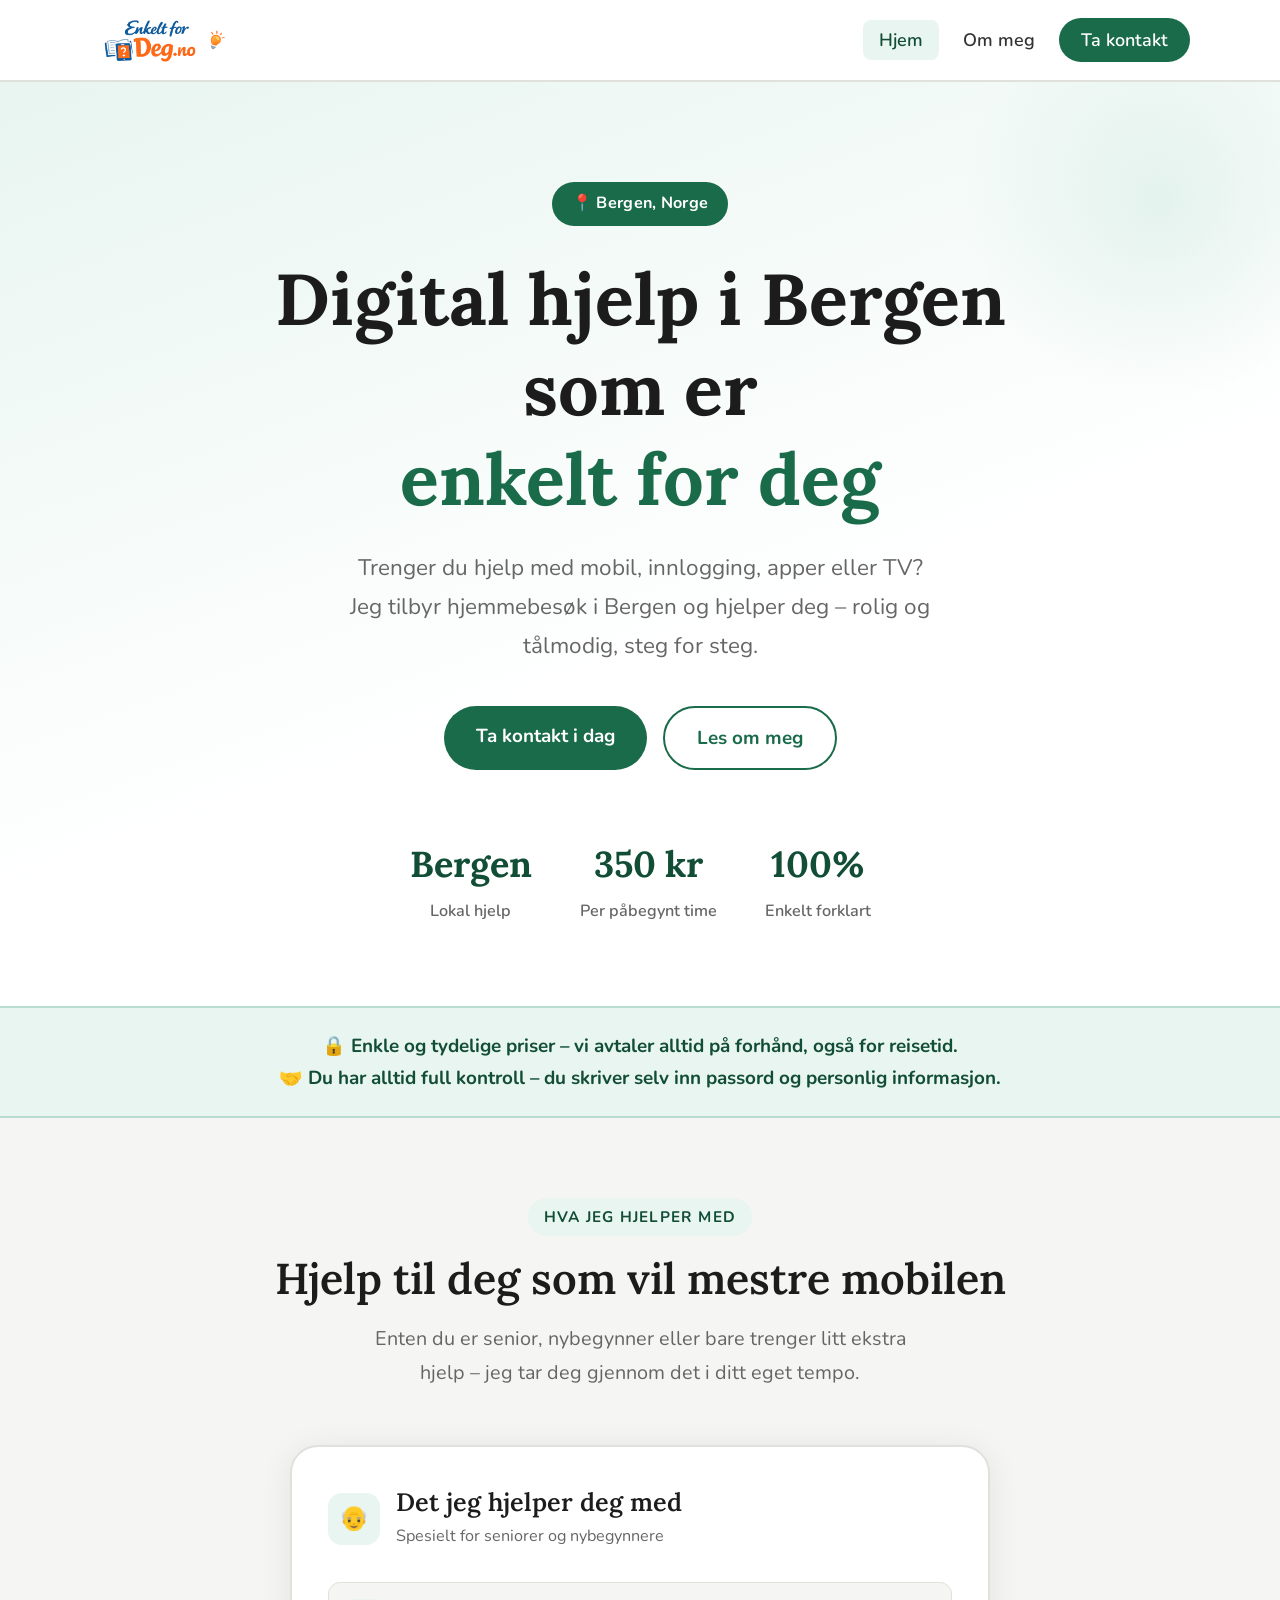
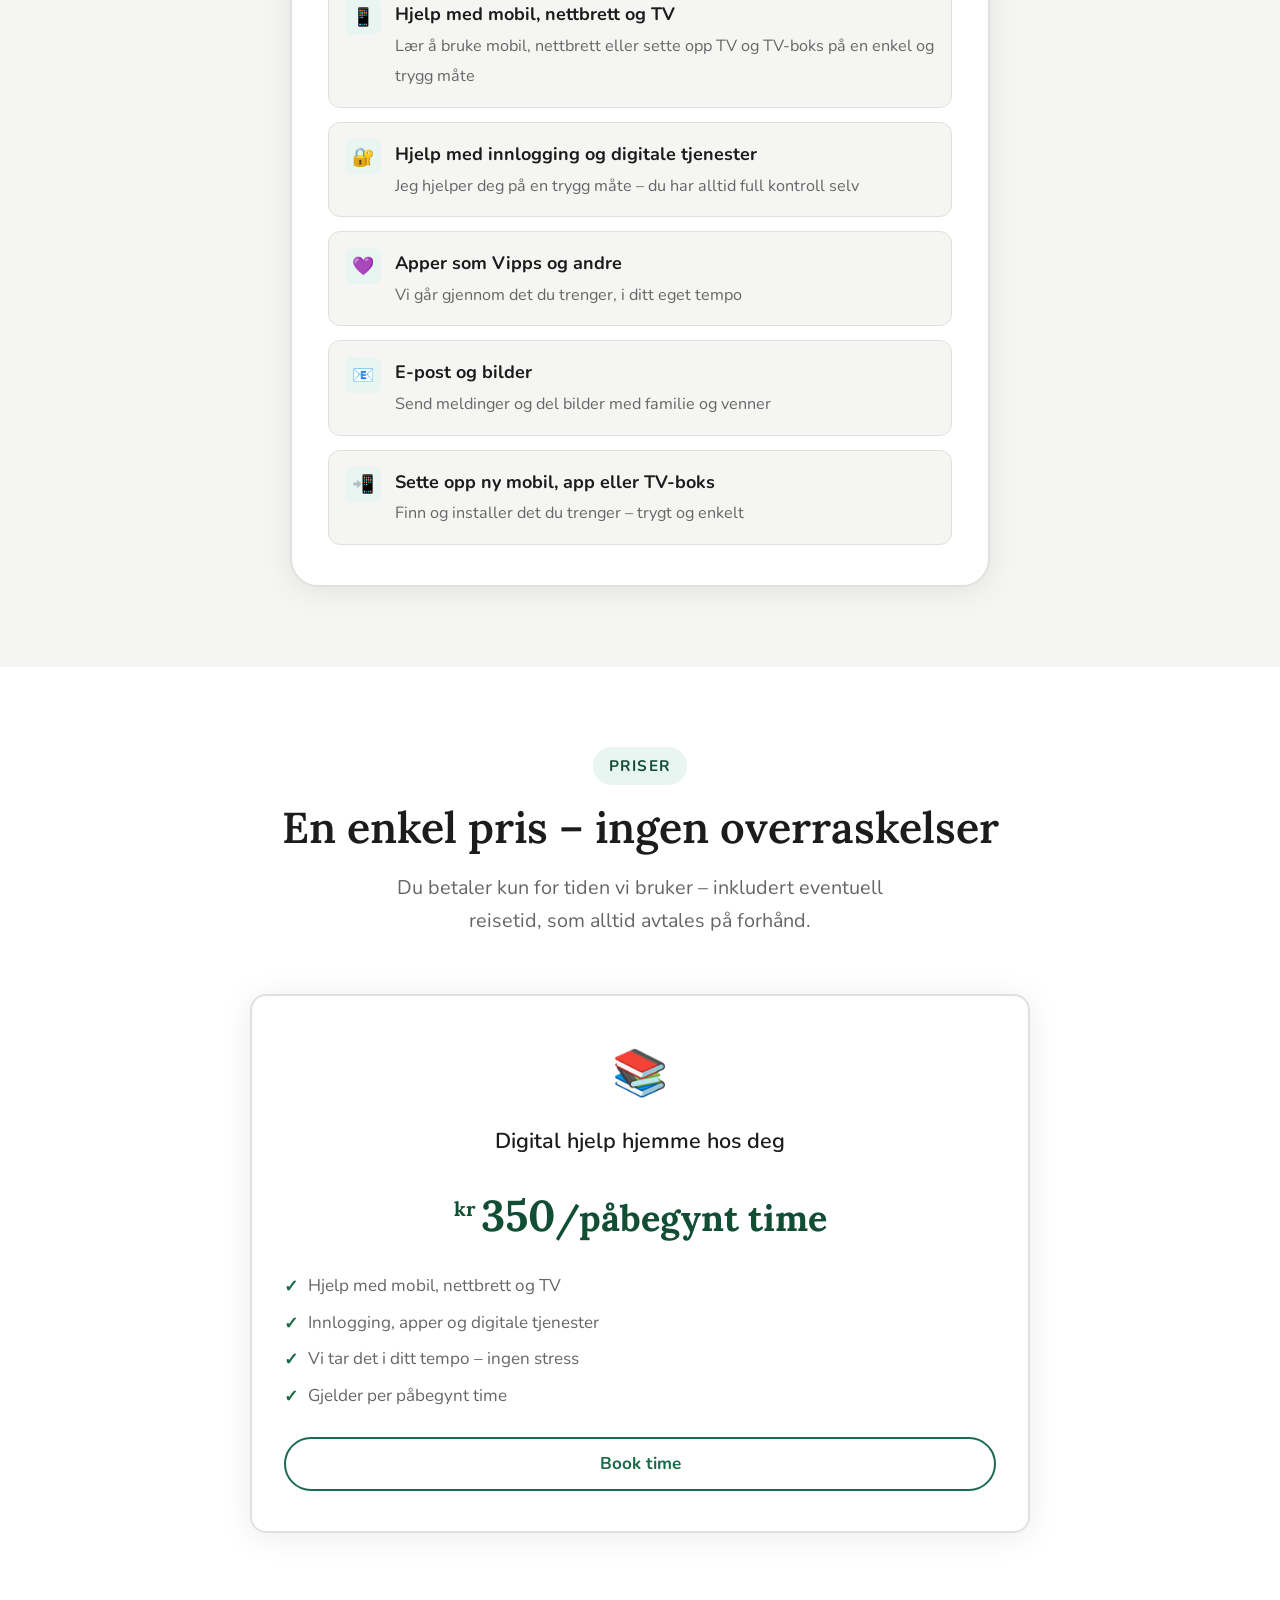
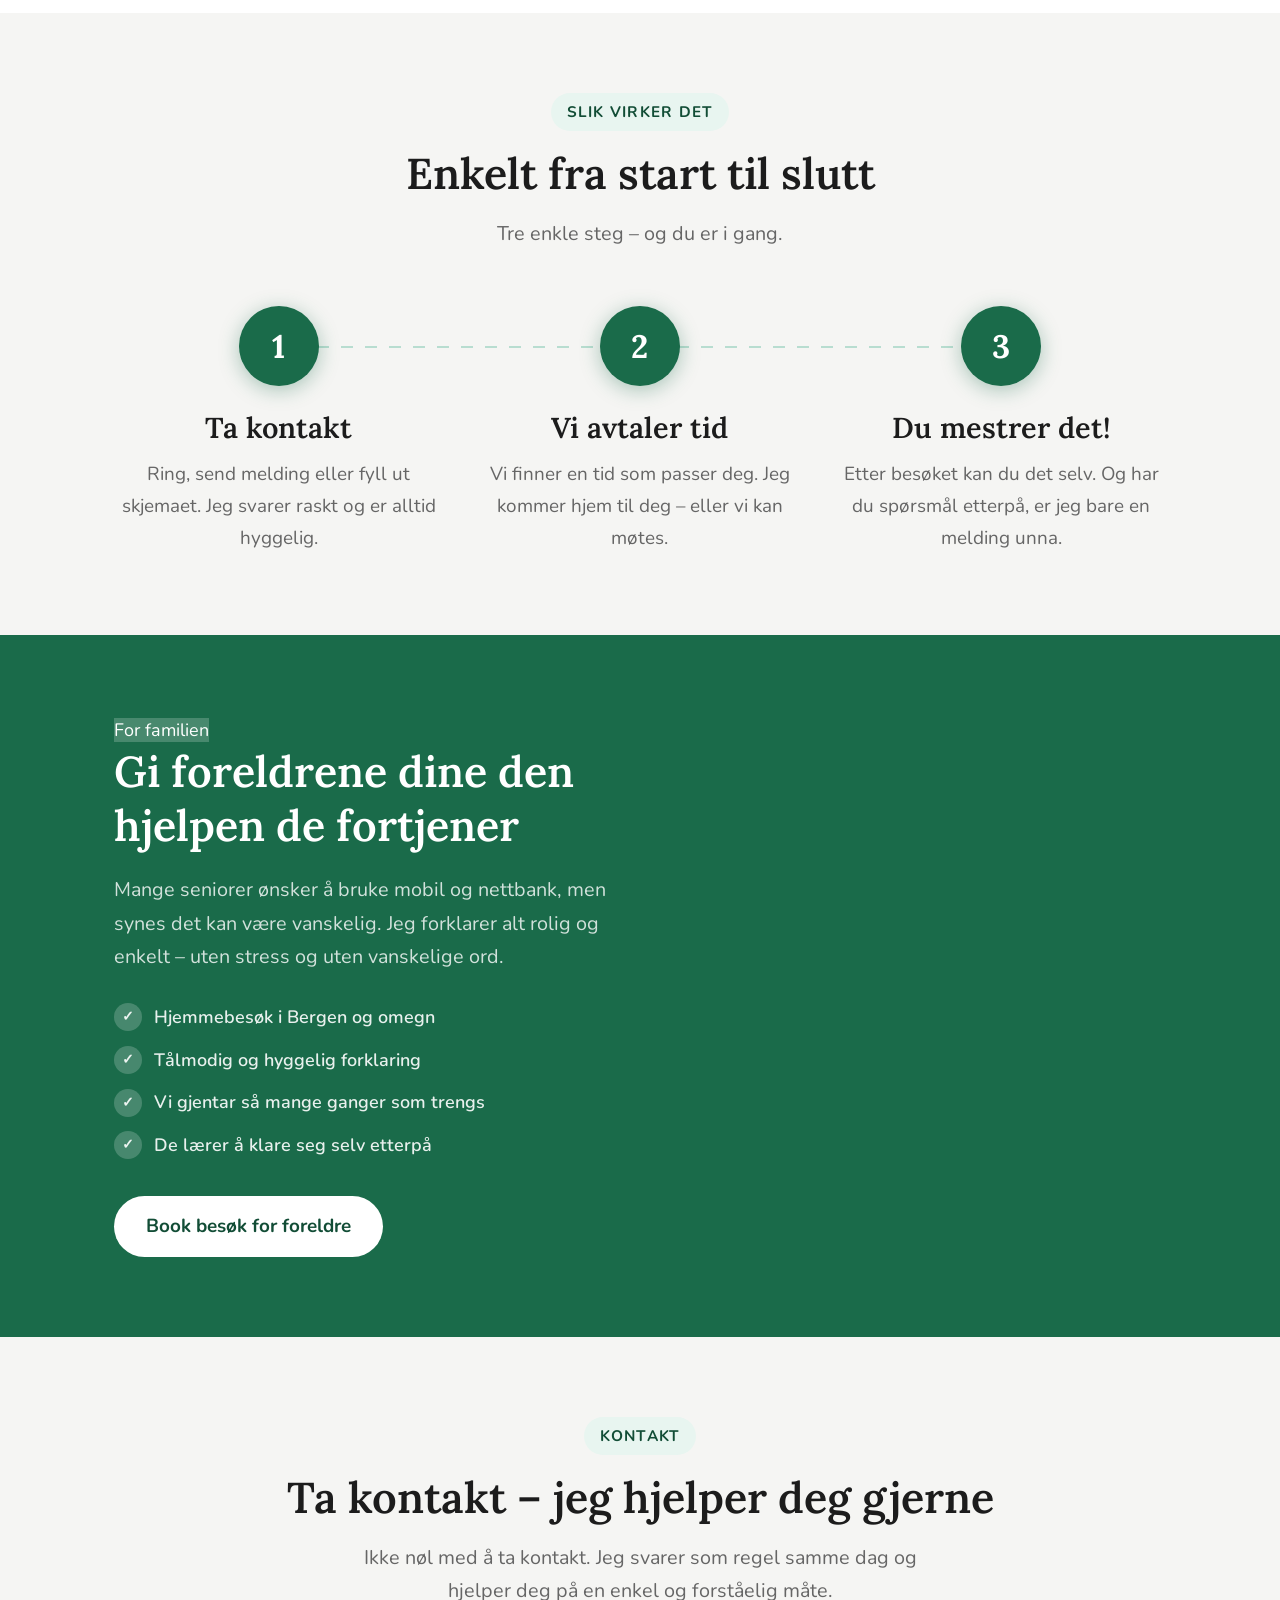
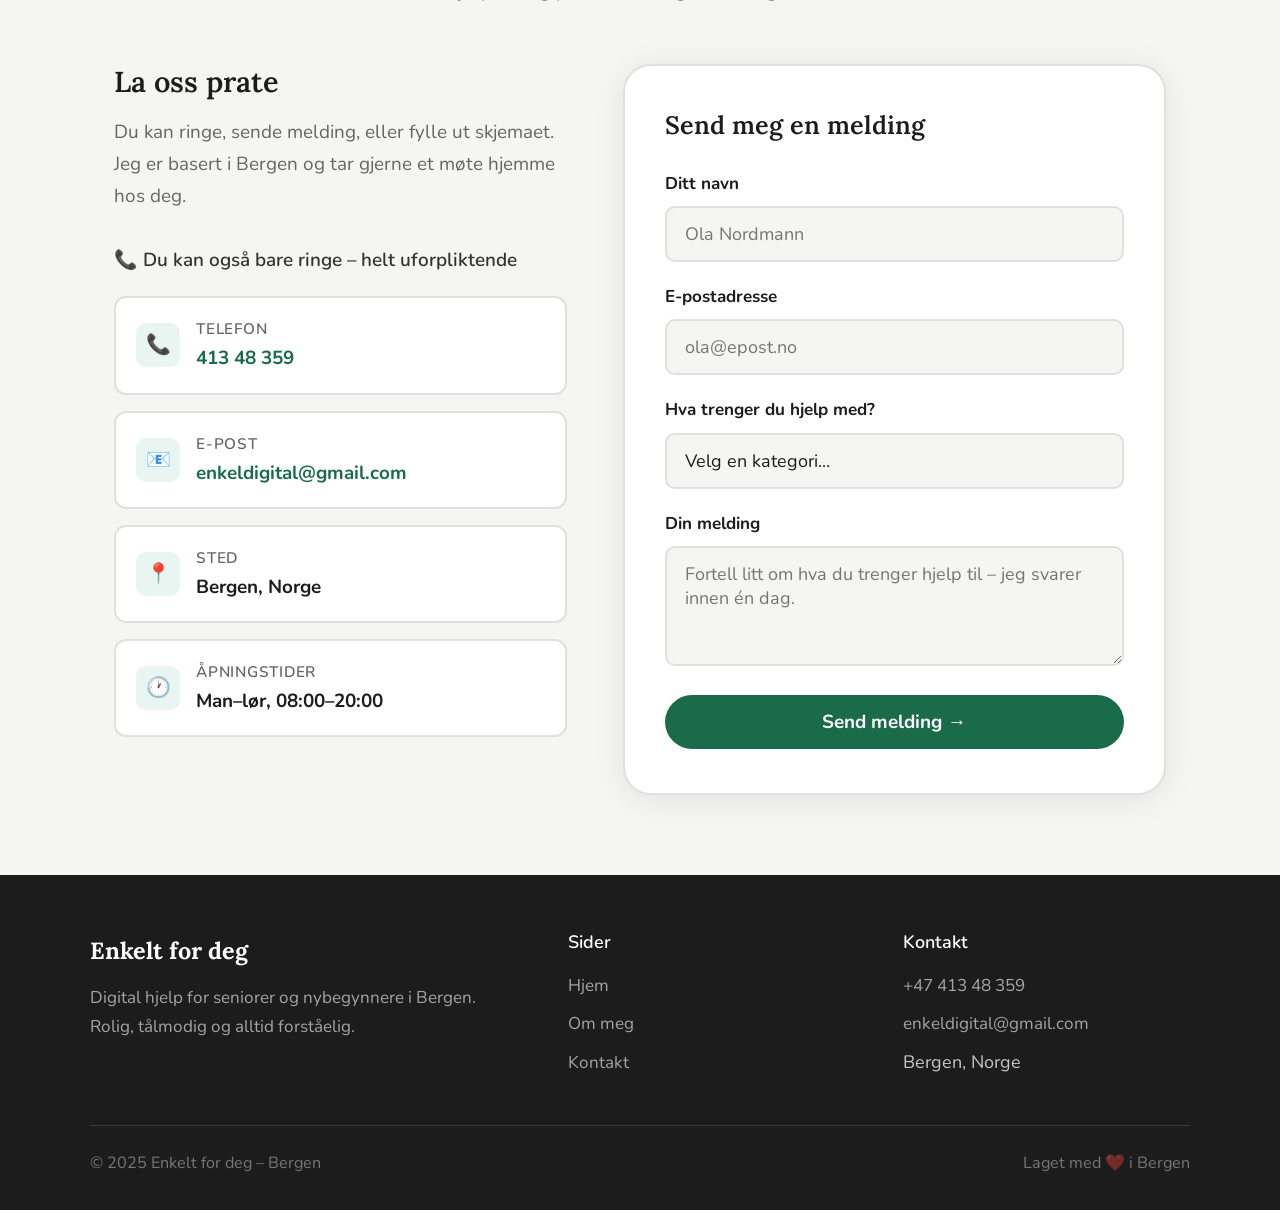
<file: index.html>
<!doctype html>
<html lang="nb">
  <head>
    <meta charset="UTF-8" />
    <meta name="viewport" content="width=device-width, initial-scale=1.0" />
    <link rel="icon" href="/favicon.ico" />
    <link rel="icon" type="image/png" sizes="32x32" href="/favicon-32x32.png" />
    <link rel="icon" type="image/png" sizes="16x16" href="/favicon-16x16.png" />
    <link rel="apple-touch-icon" href="/apple-touch-icon.png" />
    <link rel="manifest" href="/site.webmanifest" />
    <title>
      Digital hjelp i Bergen – Hjelp med mobil og nettbank | Enkelt for deg
    </title>
    <meta
      name="description"
      content="Trenger du hjelp med mobil, innlogging, apper eller TV? Enkelt for deg hjelper seniorer og nybegynnere i Bergen – rolig og tålmodig."
    />
    <meta
      name="keywords"
      content="digital hjelp Bergen, hjelp med mobil eldre, innlogging hjelp, apper hjelp, hjelp til eldre teknologi Bergen"
    />
    <link rel="canonical" href="https://enkeltfordeg.no/" />
    <link rel="stylesheet" href="style.css" />
  </head>
  <body>
    <nav class="nav" role="navigation" aria-label="Hovedmeny">
      <div class="nav__inner">
        <a href="index.html" class="nav__logo">
          <img src="logo.png" alt="Enkelt for deg logo" />
        </a>
        <ul class="nav__lenker">
          <li><a href="index.html">Hjem</a></li>
          <li><a href="about.html">Om meg</a></li>
          <li><a href="#kontakt" class="nav__kontakt-btn">Ta kontakt</a></li>
        </ul>
        <button
          class="nav__hamburger"
          aria-label="Åpne meny"
          aria-expanded="false"
        >
          <span></span><span></span><span></span>
        </button>
      </div>
      <div class="nav__mobil" role="dialog" aria-label="Mobilmeny">
        <ul>
          <li><a href="index.html">🏠 Hjem</a></li>
          <li><a href="about.html">👋 Om meg</a></li>
          <li><a href="#kontakt">📞 Ta kontakt</a></li>
        </ul>
      </div>
    </nav>

    <main>
      <!-- HERO -->
      <section class="hero" aria-labelledby="hero-tittel">
        <div class="hero__innhold">
          <div class="hero__merke">📍 Bergen, Norge</div>
          <h1 id="hero-tittel">
            Digital hjelp i Bergen som er<br /><em>enkelt for deg</em>
          </h1>
          <p class="hero__ingress">
            Trenger du hjelp med mobil, innlogging, apper eller TV? Jeg tilbyr
            hjemmebesøk i Bergen og hjelper deg – rolig og tålmodig, steg for
            steg.
          </p>
          <div class="hero__knapper">
            <a href="#kontakt" class="btn btn--primer">Ta kontakt i dag</a>
            <a href="about.html" class="btn btn--sekundar">Les om meg</a>
          </div>
          <div class="hero__statistikk">
            <div
              class="hero__statistikk-element fade-inn fade-inn-forsinkelse-1"
            >
              <strong>Bergen</strong>
              <span>Lokal hjelp</span>
            </div>
            <div
              class="hero__statistikk-element fade-inn fade-inn-forsinkelse-2"
            >
              <strong>350 kr</strong>
              <span>Per påbegynt time</span>
            </div>
            <div
              class="hero__statistikk-element fade-inn fade-inn-forsinkelse-3"
            >
              <strong>100%</strong>
              <span>Enkelt forklart</span>
            </div>
          </div>
        </div>
      </section>

      <!-- TRYGGHET-BANNER -->
      <div class="trygghet-banner">
        <p>
          🔒 Enkle og tydelige priser – vi avtaler alltid på forhånd, også for
          reisetid.
        </p>
        <p>
          🤝 Du har alltid full kontroll – du skriver selv inn passord og
          personlig informasjon.
        </p>
      </div>

      <!-- TJENESTER -->
      <section
        class="tjenester"
        id="tjenester"
        aria-labelledby="tjenester-tittel"
      >
        <div class="container">
          <div class="seksjon-tittel fade-inn">
            <span class="merkelapp">Hva jeg hjelper med</span>
            <h2 id="tjenester-tittel">Hjelp til deg som vil mestre mobilen</h2>
            <p>
              Enten du er senior, nybegynner eller bare trenger litt ekstra
              hjelp – jeg tar deg gjennom det i ditt eget tempo.
            </p>
          </div>

          <div class="tjenester__grid--smal">
            <div class="tjeneste-seksjon fade-inn fade-inn-forsinkelse-1">
              <div class="tjeneste-seksjon__header">
                <div class="tjeneste-seksjon__ikon">👴</div>
                <div>
                  <h3>Det jeg hjelper deg med</h3>
                  <p>Spesielt for seniorer og nybegynnere</p>
                </div>
              </div>
              <ul class="tjeneste-liste">
                <li>
                  <div class="tjeneste-liste__ikon">📱</div>
                  <div>
                    <strong>Hjelp med mobil, nettbrett og TV</strong>
                    <span
                      >Lær å bruke mobil, nettbrett eller sette opp TV og
                      TV-boks på en enkel og trygg måte</span
                    >
                  </div>
                </li>
                <li>
                  <div class="tjeneste-liste__ikon">🔐</div>
                  <div>
                    <strong>Hjelp med innlogging og digitale tjenester</strong>
                    <span
                      >Jeg hjelper deg på en trygg måte – du har alltid full
                      kontroll selv</span
                    >
                  </div>
                </li>
                <li>
                  <div class="tjeneste-liste__ikon">💜</div>
                  <div>
                    <strong>Apper som Vipps og andre</strong>
                    <span
                      >Vi går gjennom det du trenger, i ditt eget tempo</span
                    >
                  </div>
                </li>
                <li>
                  <div class="tjeneste-liste__ikon">📧</div>
                  <div>
                    <strong>E-post og bilder</strong>
                    <span
                      >Send meldinger og del bilder med familie og venner</span
                    >
                  </div>
                </li>
                <li>
                  <div class="tjeneste-liste__ikon">📲</div>
                  <div>
                    <strong>Sette opp ny mobil, app eller TV-boks</strong>
                    <span
                      >Finn og installer det du trenger – trygt og enkelt</span
                    >
                  </div>
                </li>
              </ul>
            </div>
          </div>
        </div>
      </section>

      <!-- PRISER -->
      <section id="priser" aria-labelledby="priser-tittel">
        <div class="container">
          <div class="seksjon-tittel fade-inn">
            <span class="merkelapp">Priser</span>
            <h2 id="priser-tittel">En enkel pris – ingen overraskelser</h2>
            <p>
              Du betaler kun for tiden vi bruker – inkludert eventuell reisetid,
              som alltid avtales på forhånd.
            </p>
          </div>

          <div class="priser__grid">
            <div class="pris-kort fade-inn fade-inn-forsinkelse-1">
              <div class="pris-kort__ikon">📚</div>
              <h3>Digital hjelp hjemme hos deg</h3>
              <div class="pris-beloep">
                <sup>kr </sup>350<small>/påbegynt time</small>
              </div>
              <ul class="pris-kort__liste">
                <li>Hjelp med mobil, nettbrett og TV</li>
                <li>Innlogging, apper og digitale tjenester</li>
                <li>Vi tar det i ditt tempo – ingen stress</li>
                <li>Gjelder per påbegynt time</li>
              </ul>
              <a href="#kontakt" class="btn btn--sekundar btn--liten"
                >Book time</a
              >
            </div>
          </div>
        </div>
      </section>

      <!-- SLIK VIRKER DET -->
      <section class="steg-seksjon" aria-labelledby="steg-tittel">
        <div class="container">
          <div class="seksjon-tittel fade-inn">
            <span class="merkelapp">Slik virker det</span>
            <h2 id="steg-tittel">Enkelt fra start til slutt</h2>
            <p>Tre enkle steg – og du er i gang.</p>
          </div>

          <div class="steg-grid">
            <div class="steg-kort fade-inn fade-inn-forsinkelse-1">
              <div class="steg-nummer" aria-hidden="true">1</div>
              <h3>Ta kontakt</h3>
              <p>
                Ring, send melding eller fyll ut skjemaet. Jeg svarer raskt og
                er alltid hyggelig.
              </p>
            </div>
            <div class="steg-kort fade-inn fade-inn-forsinkelse-2">
              <div class="steg-nummer" aria-hidden="true">2</div>
              <h3>Vi avtaler tid</h3>
              <p>
                Vi finner en tid som passer deg. Jeg kommer hjem til deg – eller
                vi kan møtes.
              </p>
            </div>
            <div class="steg-kort fade-inn fade-inn-forsinkelse-3">
              <div class="steg-nummer" aria-hidden="true">3</div>
              <h3>Du mestrer det!</h3>
              <p>
                Etter besøket kan du det selv. Og har du spørsmål etterpå, er
                jeg bare en melding unna.
              </p>
            </div>
          </div>
        </div>
      </section>

      <!-- FAMILIE -->
      <section class="familie" aria-labelledby="familie-tittel">
        <div class="container">
          <div class="familie__grid">
            <div class="fade-inn">
              <span class="merkelapp">For familien</span>
              <h2 id="familie-tittel">
                Gi foreldrene dine den hjelpen de fortjener
              </h2>
              <p>
                Mange seniorer ønsker å bruke mobil og nettbank, men synes det
                kan være vanskelig. Jeg forklarer alt rolig og enkelt – uten
                stress og uten vanskelige ord.
              </p>
              <ul class="familie__liste">
                <li>Hjemmebesøk i Bergen og omegn</li>
                <li>Tålmodig og hyggelig forklaring</li>
                <li>Vi gjentar så mange ganger som trengs</li>
                <li>De lærer å klare seg selv etterpå</li>
              </ul>
              <a href="#kontakt" class="btn btn--kvit"
                >Book besøk for foreldre</a
              >
            </div>
          </div>
        </div>
      </section>

      <!-- KONTAKT -->
      <section class="kontakt" id="kontakt" aria-labelledby="kontakt-tittel">
        <div class="container">
          <div class="seksjon-tittel fade-inn">
            <span class="merkelapp">Kontakt</span>
            <h2 id="kontakt-tittel">Ta kontakt – jeg hjelper deg gjerne</h2>
            <p>
              Ikke nøl med å ta kontakt. Jeg svarer som regel samme dag og
              hjelper deg på en enkel og forståelig måte.
            </p>
          </div>

          <div class="kontakt__grid">
            <div class="fade-inn">
              <h2 class="kontakt__info-tittel">La oss prate</h2>
              <p class="kontakt__info-tekst">
                Du kan ringe, sende melding, eller fylle ut skjemaet. Jeg er
                basert i Bergen og tar gjerne et møte hjemme hos deg.
              </p>
              <p class="kontakt__ring-tips">
                📞 Du kan også bare ringe – helt uforpliktende
              </p>

              <div class="kontakt__detaljer">
                <div class="kontakt__detalj">
                  <div class="kontakt__detalj-ikon">📞</div>
                  <div>
                    <strong>Telefon</strong>
                    <a href="tel:+4741348359">413 48 359</a>
                  </div>
                </div>
                <div class="kontakt__detalj">
                  <div class="kontakt__detalj-ikon">📧</div>
                  <div>
                    <strong>E-post</strong>
                    <a href="mailto:enkeldigital@gmail.com"
                      >enkeldigital@gmail.com</a
                    >
                  </div>
                </div>
                <div class="kontakt__detalj">
                  <div class="kontakt__detalj-ikon">📍</div>
                  <div>
                    <strong>Sted</strong>
                    <span>Bergen, Norge</span>
                  </div>
                </div>
                <div class="kontakt__detalj">
                  <div class="kontakt__detalj-ikon">🕐</div>
                  <div>
                    <strong>Åpningstider</strong>
                    <span>Man–lør, 08:00–20:00</span>
                  </div>
                </div>
              </div>
            </div>

            <div class="kontakt__skjema-boks fade-inn fade-inn-forsinkelse-2">
              <h3>Send meg en melding</h3>
              <form
                action="https://formspree.io/f/xaqaeyla"
                method="POST"
                class="kontakt__skjema"
              >
                <input
                  type="hidden"
                  name="_subject"
                  value="Ny melding fra enkeltfordeg.no"
                />
                <div class="skjema-gruppe">
                  <label for="navn">Ditt navn</label>
                  <input
                    type="text"
                    id="navn"
                    name="navn"
                    placeholder="Ola Nordmann"
                    autocomplete="name"
                    required
                  />
                </div>
                <div class="skjema-gruppe">
                  <label for="epost">E-postadresse</label>
                  <input
                    type="email"
                    id="epost"
                    name="email"
                    placeholder="ola@epost.no"
                    autocomplete="email"
                    required
                  />
                </div>
                <div class="skjema-gruppe">
                  <label for="hva">Hva trenger du hjelp med?</label>
                  <select id="hva" name="hva">
                    <option value="">Velg en kategori...</option>
                    <option>Hjelp med mobil eller nettbrett</option>
                    <option>Innlogging og nettbank</option>
                    <option>Apper (Vipps, e-post osv.)</option>
                    <option>Sette opp ny mobil, app eller TV-boks</option>
                    <option>Annet</option>
                  </select>
                </div>
                <div class="skjema-gruppe">
                  <label for="melding">Din melding</label>
                  <textarea
                    id="melding"
                    name="melding"
                    placeholder="Fortell litt om hva du trenger hjelp til – jeg svarer innen én dag."
                    required
                  ></textarea>
                </div>
                <button type="submit" class="btn btn--primer btn--full-bredde">
                  Send melding →
                </button>
              </form>
            </div>
          </div>
        </div>
      </section>
    </main>

    <footer>
      <div class="footer__inner">
        <div class="footer__topp">
          <div>
            <div class="footer__logo">Enkelt for deg</div>
            <p>
              Digital hjelp for seniorer og nybegynnere i Bergen. Rolig,
              tålmodig og alltid forståelig.
            </p>
          </div>
          <div class="footer__kolonne">
            <h4>Sider</h4>
            <ul>
              <li><a href="index.html">Hjem</a></li>
              <li><a href="about.html">Om meg</a></li>
              <li><a href="#kontakt">Kontakt</a></li>
            </ul>
          </div>
          <div class="footer__kolonne">
            <h4>Kontakt</h4>
            <ul>
              <li><a href="tel:+4741348359">+47 413 48 359</a></li>
              <li>
                <a href="mailto:enkeldigital@gmail.com"
                  >enkeldigital@gmail.com</a
                >
              </li>
              <li><span>Bergen, Norge</span></li>
            </ul>
          </div>
        </div>
        <div class="footer__bunn">
          <span>© 2025 Enkelt for deg – Bergen</span>
          <span>Laget med ❤️ i Bergen</span>
        </div>
      </div>
    </footer>

    <script src="script.js"></script>
  </body>
</html>
</file>
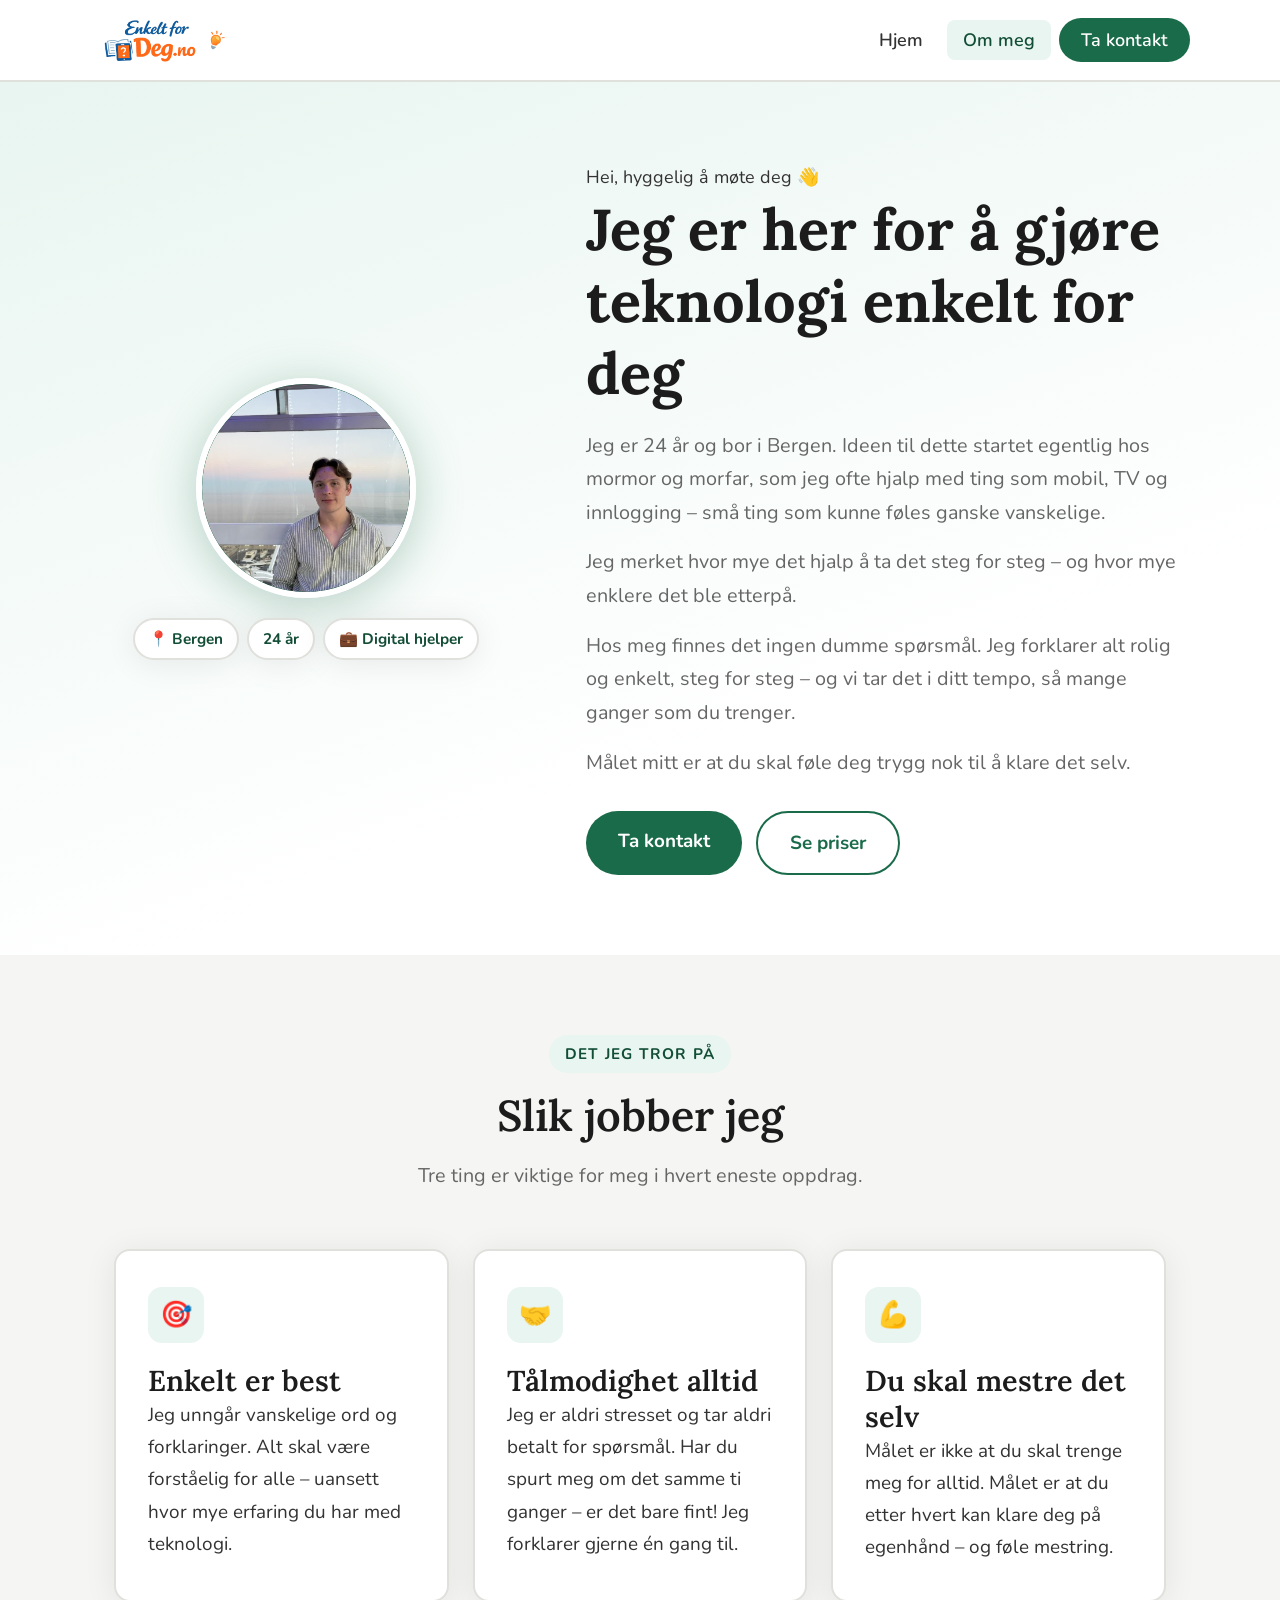
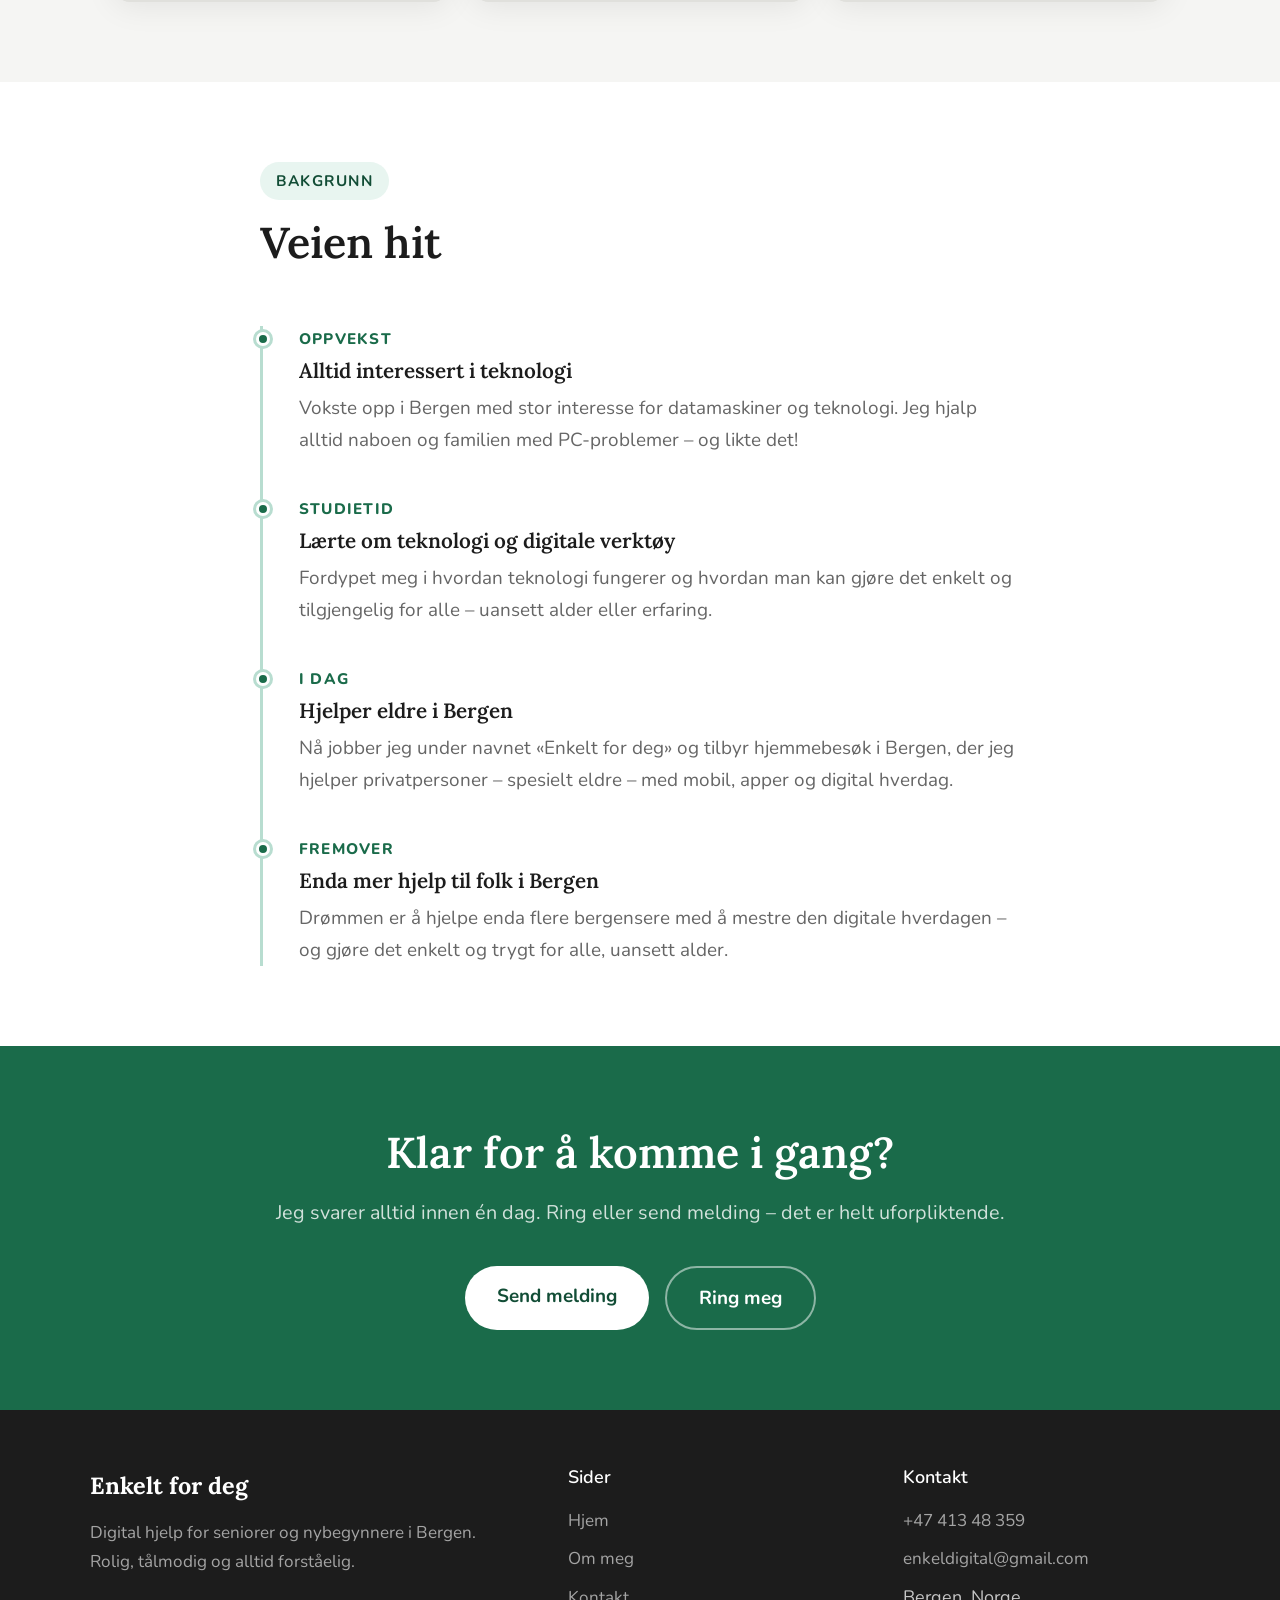
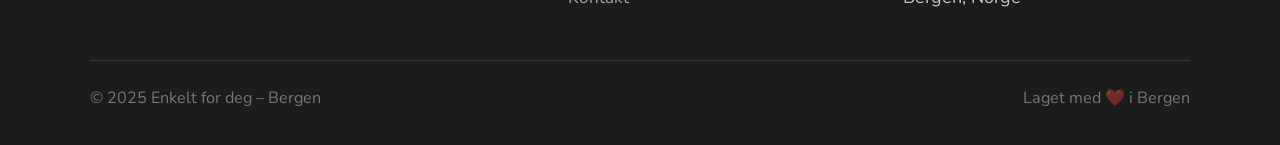
<file: about.html>
<!doctype html>
<html lang="nb">
  <head>
    <meta charset="UTF-8" />
    <meta name="viewport" content="width=device-width, initial-scale=1.0" />
    <link rel="icon" href="/favicon.ico" />
    <link rel="icon" type="image/png" sizes="32x32" href="/favicon-32x32.png" />
    <link rel="icon" type="image/png" sizes="16x16" href="/favicon-16x16.png" />
    <link rel="apple-touch-icon" href="/apple-touch-icon.png" />
    <link rel="manifest" href="/site.webmanifest" />
    <title>Om meg | Digital hjelp i Bergen – Enkelt for deg</title>
    <meta
      name="description"
      content="Digital hjelp i Bergen for eldre og nybegynnere. Jeg hjelper deg med mobil, apper og nettbank – rolig og tålmodig, hjemme hos deg."
    />
    <link rel="canonical" href="https://enkeltfordeg.no/about.html" />
    <link rel="stylesheet" href="style.css" />
  </head>
  <body>
    <!-- NAVIGASJON -->
    <nav class="nav" role="navigation" aria-label="Hovedmeny">
      <div class="nav__inner">
        <a href="index.html" class="nav__logo">
          <img src="logo.png" alt="Enkelt for deg logo" />
        </a>
        <ul class="nav__lenker">
          <li><a href="index.html">Hjem</a></li>
          <li><a href="about.html" class="aktiv">Om meg</a></li>
          <li>
            <a href="index.html#kontakt" class="nav__kontakt-btn">Ta kontakt</a>
          </li>
        </ul>
        <button
          class="nav__hamburger"
          aria-label="Åpne meny"
          aria-expanded="false"
        >
          <span></span><span></span><span></span>
        </button>
      </div>
      <div class="nav__mobil" role="dialog" aria-label="Mobilmeny">
        <ul>
          <li><a href="index.html">🏠 Hjem</a></li>
          <li><a href="about.html">👋 Om meg</a></li>
          <li><a href="index.html#kontakt">📞 Ta kontakt</a></li>
        </ul>
      </div>
    </nav>

    <main>
      <!-- OM MEG HERO -->
      <section class="om-hero" aria-labelledby="om-tittel">
        <div class="om-hero__grid">
          <div class="om-hero__bilde fade-inn">
            <div class="profil-sirkel">
              <img src="IMG_3045.jpeg" alt="Profilbilde av meg" />
            </div>
            <div class="profil-merker">
              <span class="profil-merke">📍 Bergen</span>
              <span class="profil-merke">24 år</span>
              <span class="profil-merke">💼 Digital hjelper</span>
            </div>
          </div>

          <div class="om-hero__tekst fade-inn fade-inn-forsinkelse-1">
            <span class="merkelapp">Hei, hyggelig å møte deg 👋</span>
            <h1 id="om-tittel">
              Jeg er her for å gjøre teknologi enkelt for deg
            </h1>
            <p>
              Jeg er 24 år og bor i Bergen. Ideen til dette startet egentlig hos
              mormor og morfar, som jeg ofte hjalp med ting som mobil, TV og
              innlogging – små ting som kunne føles ganske vanskelige.
            </p>
            <p>
              Jeg merket hvor mye det hjalp å ta det steg for steg – og
              hvor mye enklere det ble etterpå.
            </p>
            <p>
              Hos meg finnes det ingen dumme spørsmål. Jeg forklarer alt rolig
              og enkelt, steg for steg – og vi tar det i ditt tempo, så mange
              ganger som du trenger.
            </p>
            <p>
              Målet mitt er at du skal føle deg trygg nok til å klare det selv.
            </p>
            <div class="om-hero__knapper">
              <a href="index.html#kontakt" class="btn btn--primer"
                >Ta kontakt</a
              >
              <a href="index.html#priser" class="btn btn--sekundar"
                >Se priser</a
              >
            </div>
          </div>
        </div>
      </section>

      <!-- VERDIER -->
      <section class="verdier" aria-labelledby="verdier-tittel">
        <div class="container">
          <div class="seksjon-tittel fade-inn">
            <span class="merkelapp">Det jeg tror på</span>
            <h2 id="verdier-tittel">Slik jobber jeg</h2>
            <p>Tre ting er viktige for meg i hvert eneste oppdrag.</p>
          </div>

          <div class="verdier__grid">
            <div class="kort fade-inn fade-inn-forsinkelse-1">
              <div class="kort__ikon">🎯</div>
              <h3>Enkelt er best</h3>
              <p>
                Jeg unngår vanskelige ord og forklaringer. Alt skal være
                forståelig for alle – uansett hvor mye erfaring du har med
                teknologi.
              </p>
            </div>
            <div class="kort fade-inn fade-inn-forsinkelse-2">
              <div class="kort__ikon">🤝</div>
              <h3>Tålmodighet alltid</h3>
              <p>
                Jeg er aldri stresset og tar aldri betalt for spørsmål. Har du
                spurt meg om det samme ti ganger – er det bare fint! Jeg
                forklarer gjerne én gang til.
              </p>
            </div>
            <div class="kort fade-inn fade-inn-forsinkelse-3">
              <div class="kort__ikon">💪</div>
              <h3>Du skal mestre det selv</h3>
              <p>
                Målet er ikke at du skal trenge meg for alltid. Målet er at du
                etter hvert kan klare deg på egenhånd – og føle mestring.
              </p>
            </div>
          </div>
        </div>
      </section>

      <!-- BAKGRUNN / TIDSLINJE -->
      <section aria-labelledby="bakgrunn-tittel">
        <div class="container">
          <div class="bakgrunn__innhold">
            <div class="seksjon-tittel bakgrunn__tittel fade-inn">
              <span class="merkelapp">Bakgrunn</span>
              <h2 id="bakgrunn-tittel">Veien hit</h2>
            </div>

            <div class="tidslinje">
              <div class="tidslinje__element fade-inn">
                <div class="tidslinje__aar">Oppvekst</div>
                <h3>Alltid interessert i teknologi</h3>
                <p>
                  Vokste opp i Bergen med stor interesse for datamaskiner og
                  teknologi. Jeg hjalp alltid naboen og familien med
                  PC-problemer – og likte det!
                </p>
              </div>
              <div class="tidslinje__element fade-inn fade-inn-forsinkelse-1">
                <div class="tidslinje__aar">Studietid</div>
                <h3>Lærte om teknologi og digitale verktøy</h3>
                <p>
                  Fordypet meg i hvordan teknologi fungerer og hvordan man kan
                  gjøre det enkelt og tilgjengelig for alle – uansett alder
                  eller erfaring.
                </p>
              </div>
              <div class="tidslinje__element fade-inn fade-inn-forsinkelse-2">
                <div class="tidslinje__aar">I dag</div>
                <h3>Hjelper eldre i Bergen</h3>
                <p>
                  Nå jobber jeg under navnet «Enkelt for deg» og tilbyr
                  hjemmebesøk i Bergen, der jeg hjelper privatpersoner –
                  spesielt eldre – med mobil, apper og digital hverdag.
                </p>
              </div>
              <div class="tidslinje__element fade-inn fade-inn-forsinkelse-3">
                <div class="tidslinje__aar">Fremover</div>
                <h3>Enda mer hjelp til folk i Bergen</h3>
                <p>
                  Drømmen er å hjelpe enda flere bergensere med å mestre den
                  digitale hverdagen – og gjøre det enkelt og trygt for alle,
                  uansett alder.
                </p>
              </div>
            </div>
          </div>
        </div>
      </section>

      <!-- KONTAKT SNARVEI -->
      <section class="kontakt-snarvei" aria-labelledby="kontakt-snarvei-tittel">
        <div class="fade-inn">
          <h2 id="kontakt-snarvei-tittel">Klar for å komme i gang?</h2>
          <p>
            Jeg svarer alltid innen én dag. Ring eller send melding – det er
            helt uforpliktende.
          </p>
          <div class="kontakt-snarvei__knapper">
            <a href="index.html#kontakt" class="btn btn--kvit">Send melding</a>
            <a href="tel:+4741348359" class="btn btn--kvit-ramme">Ring meg</a>
          </div>
        </div>
      </section>
    </main>

    <!-- BUNNTEKST -->
    <footer>
      <div class="footer__inner">
        <div class="footer__topp">
          <div>
            <div class="footer__logo">Enkelt for deg</div>
            <p>
              Digital hjelp for seniorer og nybegynnere i Bergen. Rolig,
              tålmodig og alltid forståelig.
            </p>
          </div>
          <div class="footer__kolonne">
            <h4>Sider</h4>
            <ul>
              <li><a href="index.html">Hjem</a></li>
              <li><a href="about.html">Om meg</a></li>
              <li><a href="index.html#kontakt">Kontakt</a></li>
            </ul>
          </div>
          <div class="footer__kolonne">
            <h4>Kontakt</h4>
            <ul>
              <li><a href="tel:+4741348359">+47 413 48 359</a></li>
              <li>
                <a href="mailto:enkeldigital@gmail.com"
                  >enkeldigital@gmail.com</a
                >
              </li>
              <li><span>Bergen, Norge</span></li>
            </ul>
          </div>
        </div>
        <div class="footer__bunn">
          <span>© 2025 Enkelt for deg – Bergen</span>
          <span>Laget med ❤️ i Bergen</span>
        </div>
      </div>
    </footer>

    <script src="script.js"></script>
  </body>
</html>
</file>
<file: style.css>
/* ============================================
   ENKELT FOR DEG – Felles stilark
   All styling samlet her – ingen inline stiler i HTML
   ============================================ */

@import url('https://fonts.googleapis.com/css2?family=Lora:ital,wght@0,400;0,600;0,700;1,400&family=Nunito:wght@400;500;600;700;800&display=swap');

/* ── VARIABLER ── */
:root {
  --blaa: #1A6B4A;
  --blaa-lys: #E8F5F0;
  --blaa-mid: #B8DDD0;
  --blaa-mork: #124D36;
  --accent: #F4A432;
  --accent-lys: #FEF4E3;
  --mork: #1C1C1C;
  --tekst: #333333;
  --graa: #666666;
  --lys-graa: #F5F5F3;
  --hvit: #ffffff;
  --kant: #E0E0DC;
  --radius: 16px;
  --radius-stor: 28px;
  --skygge: 0 4px 32px rgba(0,0,0,0.08);
  --skygge-hover: 0 8px 40px rgba(0,0,0,0.14);
}

/* ── RESET OG BASE ── */
*, *::before, *::after { box-sizing: border-box; margin: 0; padding: 0; }
html { scroll-behavior: smooth; font-size: 18px; }
body {
  font-family: 'Nunito', sans-serif;
  background: var(--hvit);
  color: var(--tekst);
  line-height: 1.7;
  -webkit-font-smoothing: antialiased;
}
img { max-width: 100%; display: block; }
a { color: inherit; text-decoration: none; }

/* ── TYPOGRAFI ── */
h1, h2, h3, h4 { font-family: 'Lora', Georgia, serif; line-height: 1.25; color: var(--mork); }
h1 { font-size: clamp(2rem, 5vw, 3.2rem); font-weight: 700; }
h2 { font-size: clamp(1.6rem, 3.5vw, 2.4rem); font-weight: 600; }
h3 { font-size: clamp(1.2rem, 2.5vw, 1.6rem); font-weight: 600; }
h4 { font-size: 1.1rem; font-weight: 600; }
p { margin-bottom: 1rem; color: var(--tekst); font-size: 1.05rem; }
p:last-child { margin-bottom: 0; }

/* ── LAYOUT ── */
.container { max-width: 1100px; margin: 0 auto; padding: 0 24px; }
.container--smal { max-width: 760px; margin: 0 auto; padding: 0 24px; }
section { padding: 80px 0; }

/* ── NAVIGASJON ── */
.nav {
  position: sticky; top: 0; z-index: 100;
  background: rgba(255,255,255,0.96);
  backdrop-filter: blur(8px);
  border-bottom: 2px solid var(--kant);
  padding: 0 24px;
}
.nav__inner {
  max-width: 1100px; margin: 0 auto;
  display: flex; align-items: center; justify-content: space-between;
  height: 80px;
}
.nav__logo { display: flex; align-items: center; gap: 10px; }
.nav__logo img { height: 64px; width: auto; }
.nav__lenker { display: flex; align-items: center; gap: 8px; list-style: none; }
.nav__lenker a {
  font-weight: 600; font-size: 1rem; color: var(--tekst);
  padding: 8px 16px; border-radius: 8px;
  transition: background 0.2s, color 0.2s;
}
.nav__lenker a:hover, .nav__lenker a.aktiv { background: var(--blaa-lys); color: var(--blaa-mork); }
.nav__lenker .nav__kontakt-btn {
  background: var(--blaa); color: white;
  padding: 10px 22px; border-radius: 999px;
  transition: background 0.2s, transform 0.15s;
}
.nav__lenker .nav__kontakt-btn:hover { background: var(--blaa-mork); transform: translateY(-1px); }

.nav__hamburger { display: none; flex-direction: column; gap: 5px; cursor: pointer; padding: 8px; border: none; background: none; }
.nav__hamburger span { display: block; width: 26px; height: 3px; background: var(--mork); border-radius: 3px; transition: all 0.3s; }
.nav__hamburger.aapen span:nth-child(1) { transform: rotate(45deg) translate(5px, 6px); }
.nav__hamburger.aapen span:nth-child(2) { opacity: 0; }
.nav__hamburger.aapen span:nth-child(3) { transform: rotate(-45deg) translate(5px, -6px); }

.nav__mobil { display: none; background: var(--hvit); border-top: 1px solid var(--kant); padding: 16px 24px 24px; }
.nav__mobil.aktiv { display: block; }
.nav__mobil ul { list-style: none; display: flex; flex-direction: column; gap: 4px; }
.nav__mobil a { display: block; font-weight: 600; font-size: 1.1rem; color: var(--tekst); padding: 12px 16px; border-radius: 10px; transition: background 0.2s; }
.nav__mobil a:hover { background: var(--blaa-lys); color: var(--blaa-mork); }

/* ── KNAPPER ── */
.btn {
  display: inline-block; font-family: 'Nunito', sans-serif; font-weight: 700;
  font-size: 1.05rem; padding: 14px 32px; border-radius: 999px;
  border: none; cursor: pointer;
  transition: transform 0.2s, box-shadow 0.2s, background 0.2s;
  text-align: center;
}
.btn:hover { transform: translateY(-2px); box-shadow: 0 6px 24px rgba(0,0,0,0.15); }
.btn:active { transform: translateY(0); }
.btn--primer { background: var(--blaa); color: white; }
.btn--primer:hover { background: var(--blaa-mork); }
.btn--sekundar { background: transparent; color: var(--blaa); border: 2.5px solid var(--blaa); }
.btn--sekundar:hover { background: var(--blaa-lys); }
.btn--aksent { background: var(--accent); color: var(--mork); }
.btn--aksent:hover { background: #e09520; }
.btn--liten { padding: 10px 22px; font-size: 0.95rem; }
.btn--kvit { background: white; color: var(--blaa-mork); }
.btn--kvit:hover { background: var(--blaa-lys); }
.btn--kvit-ramme { border: 2.5px solid rgba(255,255,255,0.5); color: white; background: transparent; }
.btn--full-bredde { width: 100%; }

/* ── SEKSJONSOVERSKRIFT ── */
.seksjon-tittel { text-align: center; margin-bottom: 56px; }
.seksjon-tittel .merkelapp {
  display: inline-block; background: var(--blaa-lys); color: var(--blaa-mork);
  font-weight: 700; font-size: 0.85rem; letter-spacing: 0.08em;
  text-transform: uppercase; padding: 6px 16px; border-radius: 999px; margin-bottom: 16px;
}
.seksjon-tittel h2 { margin-bottom: 16px; }
.seksjon-tittel p { color: var(--graa); max-width: 560px; margin: 0 auto; font-size: 1.1rem; }

/* ── KORT ── */
.kort {
  background: var(--hvit); border: 2px solid var(--kant); border-radius: var(--radius);
  padding: 36px 32px; box-shadow: var(--skygge);
  transition: box-shadow 0.25s, transform 0.25s, border-color 0.25s;
}
.kort:hover { box-shadow: var(--skygge-hover); transform: translateY(-4px); border-color: var(--blaa-mid); }
.kort__ikon {
  width: 56px; height: 56px; background: var(--blaa-lys); border-radius: 14px;
  display: flex; align-items: center; justify-content: center; font-size: 26px; margin-bottom: 20px;
}

/* ── FADE-IN ANIMASJON ── */
.fade-inn { opacity: 0; transform: translateY(28px); transition: opacity 0.6s ease, transform 0.6s ease; }
.fade-inn.synlig { opacity: 1; transform: translateY(0); }
.fade-inn-forsinkelse-1 { transition-delay: 0.1s; }
.fade-inn-forsinkelse-2 { transition-delay: 0.2s; }
.fade-inn-forsinkelse-3 { transition-delay: 0.3s; }
.fade-inn-forsinkelse-4 { transition-delay: 0.4s; }

/* ── HERO ── */
.hero {
  background: linear-gradient(160deg, var(--blaa-lys) 0%, #ffffff 60%);
  padding: 100px 24px 80px; text-align: center; position: relative; overflow: hidden;
}
.hero::before {
  content: ""; position: absolute; top: -80px; right: -80px;
  width: 400px; height: 400px;
  background: radial-gradient(circle, var(--blaa-mid) 0%, transparent 70%);
  opacity: 0.3; pointer-events: none;
}
.hero__innhold { position: relative; z-index: 1; max-width: 800px; margin: 0 auto; }
.hero__merke {
  display: inline-flex; align-items: center; gap: 8px;
  background: var(--blaa); color: white; font-weight: 700; font-size: 0.9rem;
  padding: 8px 20px; border-radius: 999px; margin-bottom: 28px; letter-spacing: 0.02em;
}
.hero h1 { font-size: clamp(2.4rem, 6vw, 4rem); margin-bottom: 24px; color: var(--mork); }
.hero h1 em { font-style: normal; color: var(--blaa); }
.hero__ingress { font-size: clamp(1.05rem, 2.5vw, 1.25rem); color: var(--graa); max-width: 600px; margin: 0 auto 40px; line-height: 1.75; }
.hero__knapper { display: flex; gap: 16px; justify-content: center; flex-wrap: wrap; }
.hero__statistikk { display: flex; justify-content: center; gap: 48px; margin-top: 64px; flex-wrap: wrap; }
.hero__statistikk-element { text-align: center; }
.hero__statistikk-element strong { display: block; font-size: 2rem; font-weight: 800; color: var(--blaa-mork); font-family: 'Lora', serif; }
.hero__statistikk-element span { font-size: 0.9rem; color: var(--graa); font-weight: 600; }

/* ── TRYGGHET-BANNER ── */
.trygghet-banner {
  background: var(--blaa-lys);
  border-top: 2px solid var(--blaa-mid);
  border-bottom: 2px solid var(--blaa-mid);
  padding: 22px 24px;
  text-align: center;
}
.trygghet-banner p { margin: 0; font-size: 1.05rem; font-weight: 700; color: var(--blaa-mork); }

/* ── TJENESTER ── */
.tjenester { background: var(--lys-graa); }
.tjenester__grid--smal { max-width: 700px; margin: 0 auto; }
.tjeneste-seksjon {
  background: var(--hvit); border-radius: var(--radius-stor);
  border: 2px solid var(--kant); padding: 40px 36px; box-shadow: var(--skygge);
}
.tjeneste-seksjon__header { display: flex; align-items: center; gap: 16px; margin-bottom: 32px; }
.tjeneste-seksjon__ikon {
  width: 52px; height: 52px; border-radius: 14px; background: var(--blaa-lys);
  display: flex; align-items: center; justify-content: center; font-size: 24px; flex-shrink: 0;
}
.tjeneste-seksjon__header h3 { font-size: 1.4rem; margin-bottom: 4px; }
.tjeneste-seksjon__header p { color: var(--graa); font-size: 0.9rem; margin: 0; }
.tjeneste-liste { list-style: none; display: flex; flex-direction: column; gap: 14px; }
.tjeneste-liste li {
  display: flex; align-items: flex-start; gap: 14px;
  padding: 16px; background: var(--lys-graa); border-radius: 12px; border: 1.5px solid var(--kant);
}
.tjeneste-liste__ikon {
  width: 36px; height: 36px; background: var(--blaa-lys); border-radius: 8px;
  display: flex; align-items: center; justify-content: center; font-size: 18px; flex-shrink: 0;
}
.tjeneste-liste strong { display: block; font-weight: 700; color: var(--mork); font-size: 1rem; }
.tjeneste-liste span { font-size: 0.9rem; color: var(--graa); }

/* ── PRISER ── */
.priser__grid {
  display: grid; grid-template-columns: 1fr;
  gap: 32px; max-width: 780px; margin: 0 auto;
}
.pris-kort {
  background: var(--hvit); border: 2px solid var(--kant); border-radius: var(--radius);
  padding: 40px 32px; text-align: center; box-shadow: var(--skygge);
  transition: all 0.25s; display: flex; flex-direction: column;
}
.pris-kort:hover { border-color: var(--blaa); transform: translateY(-4px); box-shadow: var(--skygge-hover); }
.pris-kort--populaer { border-color: var(--blaa); background: var(--blaa); color: white; }
.pris-kort--populaer h3,
.pris-kort--populaer .pris-beloep { color: white; }
.pris-kort__ikon { font-size: 2.5rem; margin-bottom: 16px; }
.pris-kort h3 { font-size: 1.2rem; margin-bottom: 8px; font-family: 'Nunito', sans-serif; }
.pris-beloep { font-family: 'Lora', serif; font-size: 2.4rem; font-weight: 700; color: var(--blaa-mork); margin: 16px 0 20px; }
.pris-beloep sup { font-size: 1.1rem; }
.pris-kort__liste {
  list-style: none; display: flex; flex-direction: column; gap: 10px;
  margin-bottom: 28px; flex-grow: 1; text-align: left;
}
.pris-kort__liste li {
  display: flex; align-items: flex-start; gap: 10px;
  font-size: 0.95rem; color: var(--graa); line-height: 1.5;
}
.pris-kort__liste li::before { content: "✓"; color: var(--blaa); font-weight: 800; flex-shrink: 0; margin-top: 1px; }
.pris-kort--populaer .pris-kort__liste li { color: rgba(255,255,255,0.85); }
.pris-kort--populaer .pris-kort__liste li::before { color: var(--accent); }

/* ── SLIK VIRKER DET ── */
.steg-seksjon { background: var(--lys-graa); }
.steg-grid { display: grid; grid-template-columns: repeat(3, 1fr); gap: 32px; position: relative; }
.steg-grid::before {
  content: ""; position: absolute; top: 40px;
  left: calc(16.67% + 28px); right: calc(16.67% + 28px); height: 2px;
  background: repeating-linear-gradient(90deg, var(--blaa-mid) 0, var(--blaa-mid) 12px, transparent 12px, transparent 24px);
}
.steg-kort { text-align: center; }
.steg-nummer {
  width: 80px; height: 80px; border-radius: 50%; background: var(--blaa); color: white;
  font-family: 'Lora', serif; font-size: 1.8rem; font-weight: 700;
  display: flex; align-items: center; justify-content: center;
  margin: 0 auto 24px; box-shadow: 0 4px 20px rgba(26, 107, 74, 0.35);
}
.steg-kort h3 { margin-bottom: 12px; }
.steg-kort p { color: var(--graa); }

/* ── FAMILIE ── */
.familie { background: var(--blaa); color: white; }
.familie__grid { display: grid; grid-template-columns: 1fr 1fr; gap: 64px; align-items: center; }
.familie h2 { color: white; margin-bottom: 20px; }
.familie p { color: rgba(255,255,255,0.8); font-size: 1.1rem; margin-bottom: 16px; }
.familie .merkelapp { background: rgba(255,255,255,0.2); color: white; }
.familie__liste { list-style: none; display: flex; flex-direction: column; gap: 12px; margin: 28px 0 36px; }
.familie__liste li { display: flex; align-items: center; gap: 12px; color: rgba(255,255,255,0.9); font-weight: 600; }
.familie__liste li::before {
  content: "✓"; width: 28px; height: 28px; background: rgba(255,255,255,0.2); border-radius: 50%;
  display: flex; align-items: center; justify-content: center; font-size: 14px; flex-shrink: 0;
}
.familie__visuell {
  background: rgba(255,255,255,0.1); border-radius: var(--radius-stor);
  padding: 48px 40px; border: 2px solid rgba(255,255,255,0.2); text-align: center;
}
.familie__visuell .stor-ikon { font-size: 5rem; margin-bottom: 24px; display: block; }
.familie__visuell .sitat { font-size: 1.1rem; color: rgba(255,255,255,0.85); font-style: italic; font-family: 'Lora', serif; }
.familie__visuell .sitat-kilde { margin-top: 16px; font-size: 0.9rem; opacity: 0.7; font-style: normal; }

/* ── KONTAKT ── */
.kontakt { background: var(--lys-graa); }
.kontakt__grid { display: grid; grid-template-columns: 1fr 1.2fr; gap: 56px; align-items: start; }
.kontakt__info-tittel { font-size: 1.6rem; margin-bottom: 16px; }
.kontakt__info-tekst { color: var(--graa); margin-bottom: 32px; }
.kontakt__ring-tips { font-weight: 600; margin-bottom: 20px; }
.kontakt__detaljer { display: flex; flex-direction: column; gap: 16px; }
.kontakt__detalj {
  display: flex; align-items: center; gap: 16px;
  padding: 18px 20px; background: var(--hvit); border-radius: 12px; border: 2px solid var(--kant);
}
.kontakt__detalj-ikon {
  width: 44px; height: 44px; background: var(--blaa-lys); border-radius: 10px;
  display: flex; align-items: center; justify-content: center; font-size: 20px; flex-shrink: 0;
}
.kontakt__detalj strong { display: block; font-size: 0.85rem; color: var(--graa); font-weight: 600; text-transform: uppercase; letter-spacing: 0.05em; }
.kontakt__detalj span { font-size: 1.05rem; font-weight: 700; color: var(--mork); }
.kontakt__detalj a { font-size: 1.05rem; font-weight: 700; color: var(--blaa); }
.kontakt__skjema-boks {
  background: var(--hvit); border: 2px solid var(--kant); border-radius: var(--radius-stor);
  padding: 44px 40px; box-shadow: var(--skygge);
}
.kontakt__skjema-boks h3 { margin-bottom: 28px; font-size: 1.4rem; }
.skjema-gruppe { margin-bottom: 20px; }
.skjema-gruppe label { display: block; font-weight: 700; font-size: 0.95rem; color: var(--mork); margin-bottom: 8px; }
.skjema-gruppe input,
.skjema-gruppe textarea,
.skjema-gruppe select {
  width: 100%; padding: 14px 18px; font-family: 'Nunito', sans-serif; font-size: 1rem;
  color: var(--mork); background: var(--lys-graa); border: 2px solid var(--kant);
  border-radius: 10px; transition: border-color 0.2s, background 0.2s; outline: none; -webkit-appearance: none;
}
.skjema-gruppe input:focus,
.skjema-gruppe textarea:focus,
.skjema-gruppe select:focus { border-color: var(--blaa); background: var(--hvit); }
.skjema-gruppe textarea { resize: vertical; min-height: 120px; }

/* ── OM MEG ── */
.om-hero { background: linear-gradient(160deg, var(--blaa-lys) 0%, #ffffff 70%); padding: 80px 24px; }
.om-hero__grid { max-width: 1100px; margin: 0 auto; display: grid; grid-template-columns: 1fr 1.4fr; gap: 64px; align-items: center; }
.om-hero__bilde { display: flex; flex-direction: column; align-items: center; gap: 20px; }
.profil-sirkel {
  width: 220px; height: 220px; border-radius: 50%;
  background: linear-gradient(135deg, var(--blaa) 0%, var(--blaa-mork) 100%);
  display: flex; align-items: center; justify-content: center; font-size: 6rem;
  box-shadow: 0 8px 48px rgba(26,107,74,0.3); border: 6px solid white; overflow: hidden;
}
.profil-sirkel img { width: 100%; height: 100%; object-fit: cover; border-radius: 50%; }
.profil-merker { display: flex; flex-wrap: wrap; gap: 8px; justify-content: center; }
.profil-merke { background: var(--hvit); border: 2px solid var(--kant); border-radius: 999px; padding: 6px 14px; font-size: 0.85rem; font-weight: 700; color: var(--blaa-mork); box-shadow: var(--skygge); }
.om-hero__tekst .merkelapp { margin-bottom: 16px; }
.om-hero__tekst h1 { margin-bottom: 20px; }
.om-hero__tekst p { color: var(--graa); font-size: 1.1rem; margin-bottom: 16px; }
.om-hero__knapper { display: flex; gap: 14px; flex-wrap: wrap; margin-top: 32px; }

.verdier { background: var(--lys-graa); }
.verdier__grid { display: grid; grid-template-columns: repeat(3, 1fr); gap: 24px; }

.bakgrunn__innhold { max-width: 760px; margin: 0 auto; }
.bakgrunn__tittel { text-align: left; }
.tidslinje { position: relative; padding-left: 36px; border-left: 3px solid var(--blaa-mid); display: flex; flex-direction: column; gap: 40px; }
.tidslinje__element { position: relative; }
.tidslinje__element::before {
  content: ""; position: absolute; left: -43px; top: 6px;
  width: 14px; height: 14px; border-radius: 50%; background: var(--blaa);
  border: 3px solid white; box-shadow: 0 0 0 3px var(--blaa-mid);
}
.tidslinje__aar { font-size: 0.85rem; font-weight: 800; color: var(--blaa); text-transform: uppercase; letter-spacing: 0.08em; margin-bottom: 6px; }
.tidslinje__element h3 { margin-bottom: 8px; font-size: 1.15rem; }
.tidslinje__element p { color: var(--graa); margin: 0; }

.kontakt-snarvei { background: var(--blaa); padding: 80px 24px; text-align: center; }
.kontakt-snarvei h2 { color: white; margin-bottom: 16px; }
.kontakt-snarvei p { color: rgba(255,255,255,0.8); font-size: 1.1rem; margin-bottom: 36px; }
.kontakt-snarvei__knapper { display: flex; gap: 16px; justify-content: center; flex-wrap: wrap; }

/* ── BUNNTEKST ── */
footer { background: var(--mork); color: rgba(255,255,255,0.75); padding: 56px 24px 32px; }
.footer__inner { max-width: 1100px; margin: 0 auto; }
.footer__topp { display: grid; grid-template-columns: 1.5fr 1fr 1fr; gap: 48px; margin-bottom: 48px; }
.footer__logo { font-family: 'Lora', serif; font-size: 1.3rem; color: white; font-weight: 700; margin-bottom: 12px; }
.footer__topp p { font-size: 0.95rem; margin-bottom: 0; color: rgba(255,255,255,0.6); }
.footer__kolonne h4 { color: white; font-size: 1rem; margin-bottom: 16px; font-family: 'Nunito', sans-serif; }
.footer__kolonne ul { list-style: none; display: flex; flex-direction: column; gap: 8px; }
.footer__kolonne a { color: rgba(255,255,255,0.6); font-size: 0.95rem; transition: color 0.2s; }
.footer__kolonne a:hover { color: white; }
.footer__bunn {
  border-top: 1px solid rgba(255,255,255,0.12); padding-top: 24px;
  display: flex; justify-content: space-between; align-items: center;
  font-size: 0.9rem; color: rgba(255,255,255,0.4); flex-wrap: wrap; gap: 12px;
}

/* ── RESPONSIV ── */
@media (max-width: 900px) {
  .familie__grid { grid-template-columns: 1fr; gap: 40px; }
  .kontakt__grid { grid-template-columns: 1fr; }
}
@media (max-width: 768px) {
  html { font-size: 17px; }
  section { padding: 56px 0; }
  .nav__lenker { display: none; }
  .nav__hamburger { display: flex; }
  .priser__grid { grid-template-columns: 1fr; max-width: 420px; margin: 0 auto; }
  .steg-grid { grid-template-columns: 1fr; }
  .steg-grid::before { display: none; }
  .hero__statistikk { gap: 28px; }
  .om-hero__grid { grid-template-columns: 1fr; gap: 40px; text-align: center; }
  .om-hero__knapper { justify-content: center; }
  .verdier__grid { grid-template-columns: 1fr; }
  .footer__topp { grid-template-columns: 1fr; gap: 32px; }
  .footer__bunn { flex-direction: column; text-align: center; }
}
@media (max-width: 480px) {
  html { font-size: 16px; }
  .container { padding: 0 16px; }
  .kontakt__skjema-boks { padding: 28px 20px; }
  .tjeneste-seksjon { padding: 28px 20px; }
}
</file>
